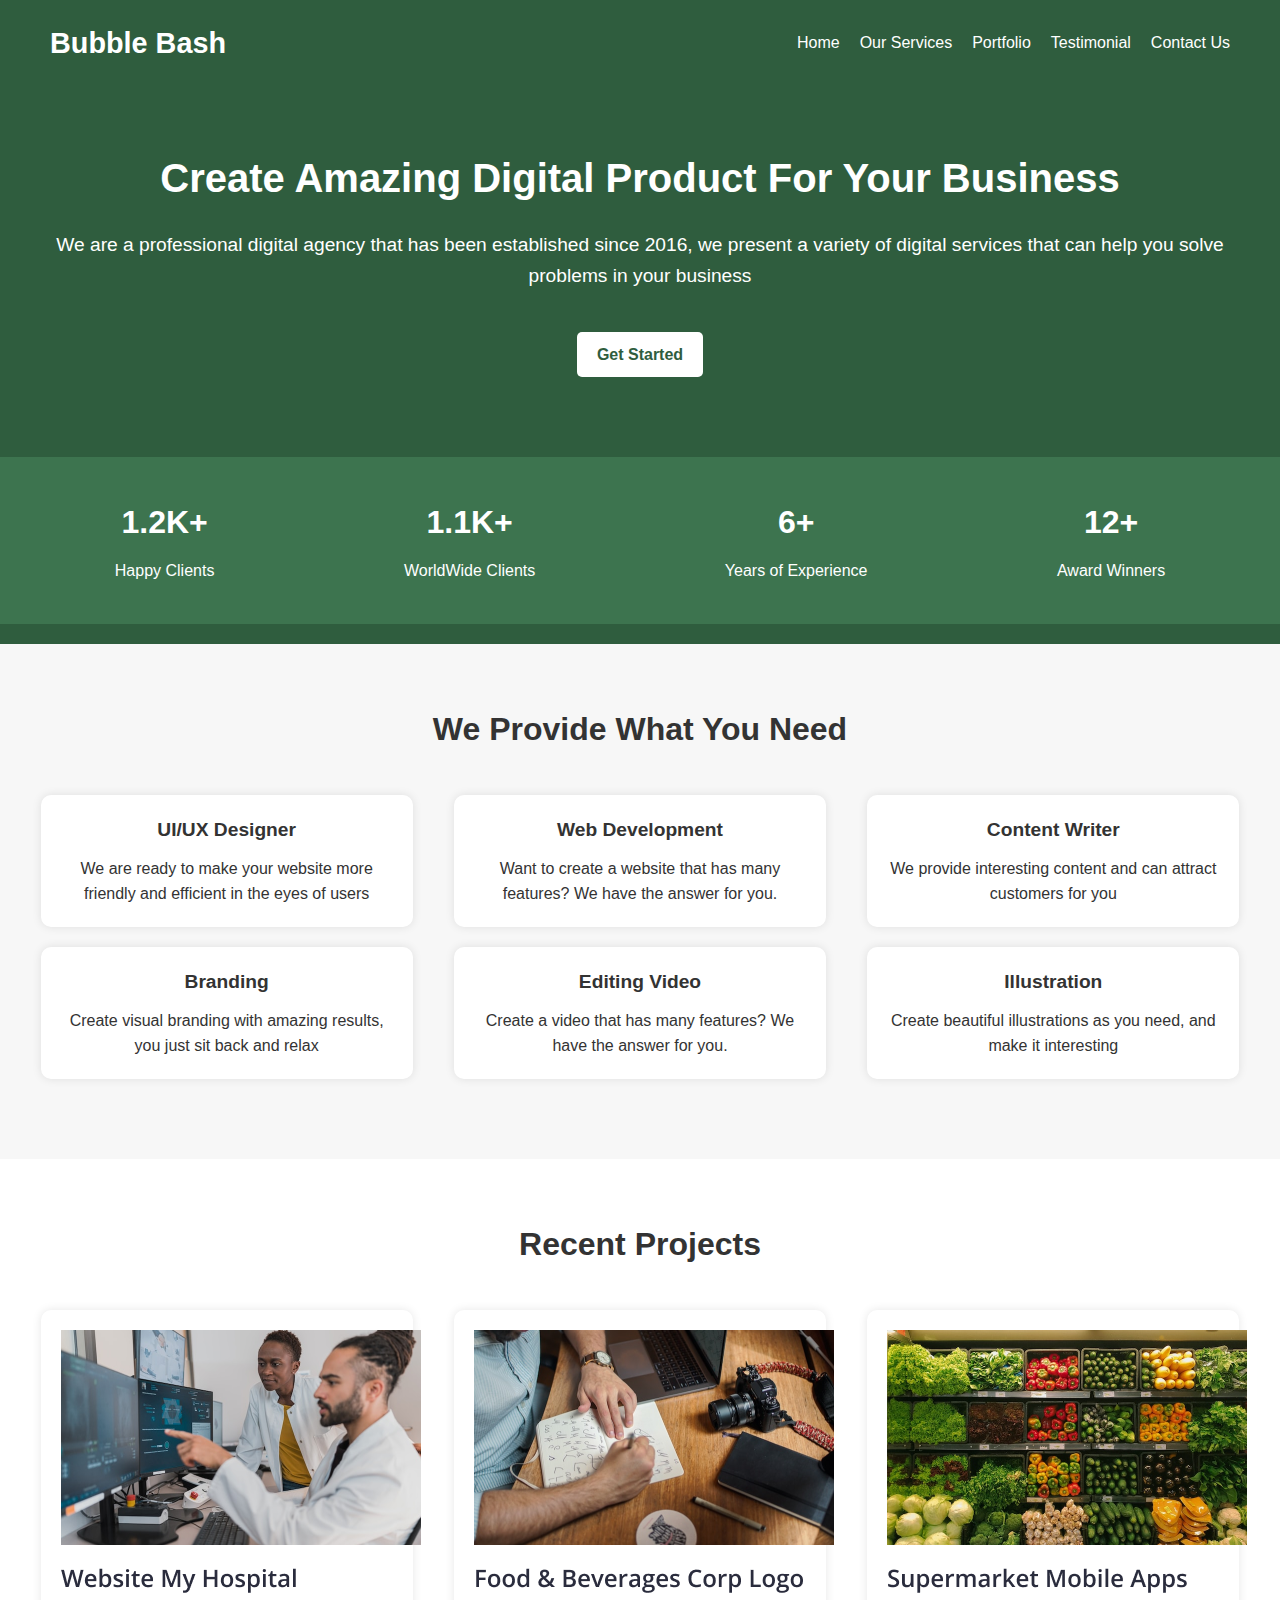
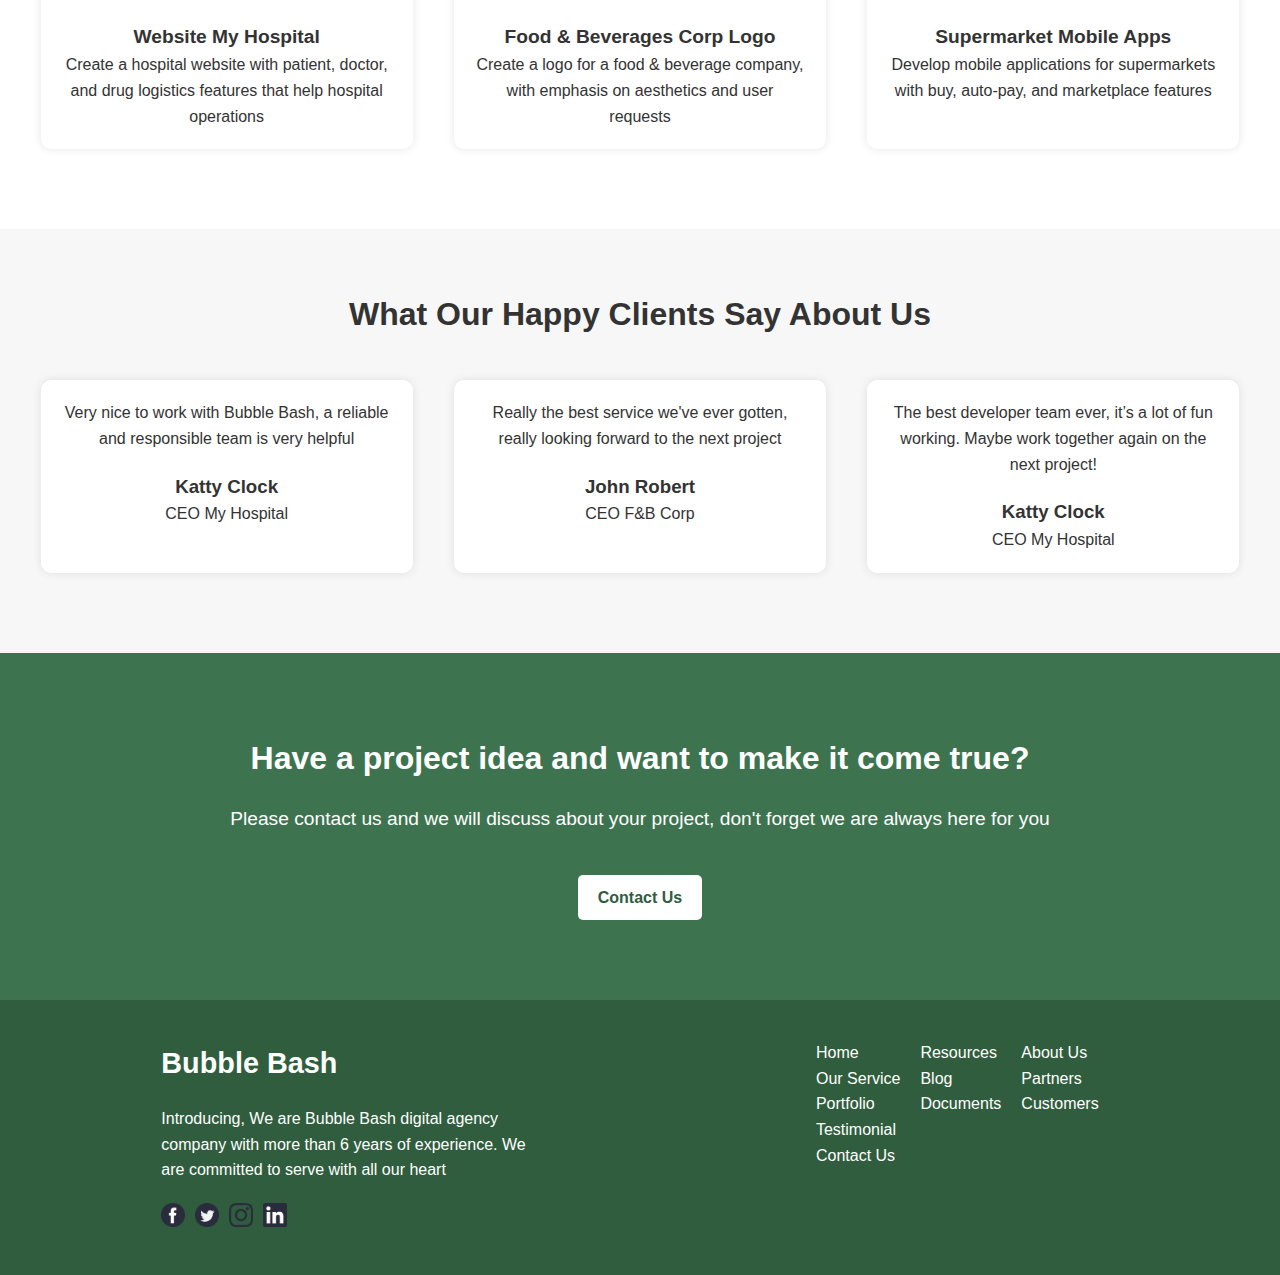
<file: index.html>
<!DOCTYPE html>
<html lang="en">
<head>
    <meta charset="UTF-8">
    <meta name="viewport" content="width=device-width, initial-scale=1.0">
    <title>Sabrina Riyana_XI PPLG 4</title>
    <link rel="stylesheet" href="styles.css">
</head>
<body>
    <!-- Header Section -->
    <header class="header">
        <nav class="navbar">
            <div class="logo">
                <a href="#">Bubble Bash</a>
            </div>
            <ul class="nav-links">
                <li><a href="#">Home</a></li>
                <li><a href="#">Our Services</a></li>
                <li><a href="#">Portfolio</a></li>
                <li><a href="#">Testimonial</a></li>
                <li><a href="#">Contact Us</a></li>
            </ul>
        </nav>
        <div class="hero">
            <h1>Create Amazing Digital Product For Your Business</h1>
            <p>We are a professional digital agency that has been established since 2016, we present a variety of digital services that can help you solve problems in your business</p>
            <a href="#" class="btn-primary">Get Started</a>
        </div>
        <div class="stats">
            <div class="stat-item">
                <h2>1.2K+</h2>
                <p>Happy Clients</p>
            </div>
            <div class="stat-item">
                <h2>1.1K+</h2>
                <p>WorldWide Clients</p>
            </div>
            <div class="stat-item">
                <h2>6+</h2>
                <p>Years of Experience</p>
            </div>
            <div class="stat-item">
                <h2>12+</h2>
                <p>Award Winners</p>
            </div>
        </div>
    </header>

    <!-- Services Section -->
    <section class="services">
        <h2>We Provide What You Need</h2>
        <div class="service-cards">
            <div class="service-card">
                <i class="icon ux-design"></i>
                <h3>UI/UX Designer</h3>
                <p>We are ready to make your website more friendly and efficient in the eyes of users</p>
            </div>
            <div class="service-card">
                <i class="icon web-development"></i>
                <h3>Web Development</h3>
                <p>Want to create a website that has many features? We have the answer for you.</p>
            </div>
            <div class="service-card">
                <i class="icon content-writing"></i>
                <h3>Content Writer</h3>
                <p>We provide interesting content and can attract customers for you</p>
            </div>
            <div class="service-card">
                <i class="icon branding"></i>
                <h3>Branding</h3>
                <p>Create visual branding with amazing results, you just sit back and relax</p>
            </div>
            <div class="service-card">
                <i class="icon editing-video"></i>
                <h3>Editing Video</h3>
                <p>Create a video that has many features? We have the answer for you.</p>
            </div>
            <div class="service-card">
                <i class="icon illustration"></i>
                <h3>Illustration</h3>
                <p>Create beautiful illustrations as you need, and make it interesting</p>
            </div>
        </div>
    </section>

    <!-- Portfolio Section -->
    <section class="portfolio">
        <h2>Recent Projects</h2>
        <div class="projects">
            <div class="project">
                <img src="hospital.png" alt="Website My Hospital">
                <h3>Website My Hospital</h3>
                <p>Create a hospital website with patient, doctor, and drug logistics features that help hospital operations</p>
            </div>
            <div class="project">
                <img src="food.png" alt="Food & Beverages Corp Logo">
                <h3>Food & Beverages Corp Logo</h3>
                <p>Create a logo for a food & beverage company, with emphasis on aesthetics and user requests</p>
            </div>
            <div class="project">
                <img src="supermarket.png" alt="Supermarket Mobile Apps">
                <h3>Supermarket Mobile Apps</h3>
                <p>Develop mobile applications for supermarkets with buy, auto-pay, and marketplace features</p>
            </div>
        </div>
    </section>

    <!-- Testimonials Section -->
    <section class="testimonials">
        <h2>What Our Happy Clients Say About Us</h2>
        <div class="testimonial-cards">
            <div class="testimonial-card">
                <p>Very nice to work with Bubble Bash, a reliable and responsible team is very helpful</p>
                <h3>Katty Clock</h3>
                <span>CEO My Hospital</span>
            </div>
            <div class="testimonial-card">
                <p>Really the best service we've ever gotten, really looking forward to the next project</p>
                <h3>John Robert</h3>
                <span>CEO F&B Corp</span>
            </div>
            <div class="testimonial-card">
                <p>The best developer team ever, it’s a lot of fun working. Maybe work together again on the next project!</p>
                <h3>Katty Clock</h3>
                <span>CEO My Hospital</span>
            </div>
        </div>
    </section>

    <!-- Call to Action Section -->
    <section class="cta">
        <h2>Have a project idea and want to make it come true?</h2>
        <p>Please contact us and we will discuss about your project, don't forget we are always here for you</p>
        <a href="#" class="btn-primary">Contact Us</a>
    </section>

    <!-- Footer Section -->
    <footer class="footer">
        <div class="footer-info">
            <h3>Bubble Bash</h3>
            <p>Introducing, We are Bubble Bash digital agency company with more than 6 years of experience. We are committed to serve with all our heart</p>
            <ul class="social-links">
                <li><a href="#"><img src="facebook logo.png" alt="Facebook"></a></li>
                <li><a href="#"><img src="twitter logo.png" alt="Twitter"></a></li>
                <li><a href="#"><img src="Instagram logo.png" alt="Instagram"></a></li>
                <li><a href="#"><img src="LinkedIn logo.png" alt="LinkedIn"></a></li>
            </ul>
        </div>
        <div class="footer-links">
            <ul>
                <li><a href="#">Home</a></li>
                <li><a href="#">Our Service</a></li>
                <li><a href="#">Portfolio</a></li>
                <li><a href="#">Testimonial</a></li>
                <li><a href="#">Contact Us</a></li>
            </ul>
            <ul>
                <li><a href="#">Resources</a></li>
                <li><a href="#">Blog</a></li>
                <li><a href="#">Documents</a></li>
            </ul>
            <ul>
                <li><a href="#">About Us</a></li>
                <li><a href="#">Partners</a></li>
                <li><a href="#">Customers</a></li>
            </ul>
        </div>
    </footer>
</body>
</html>
</file>
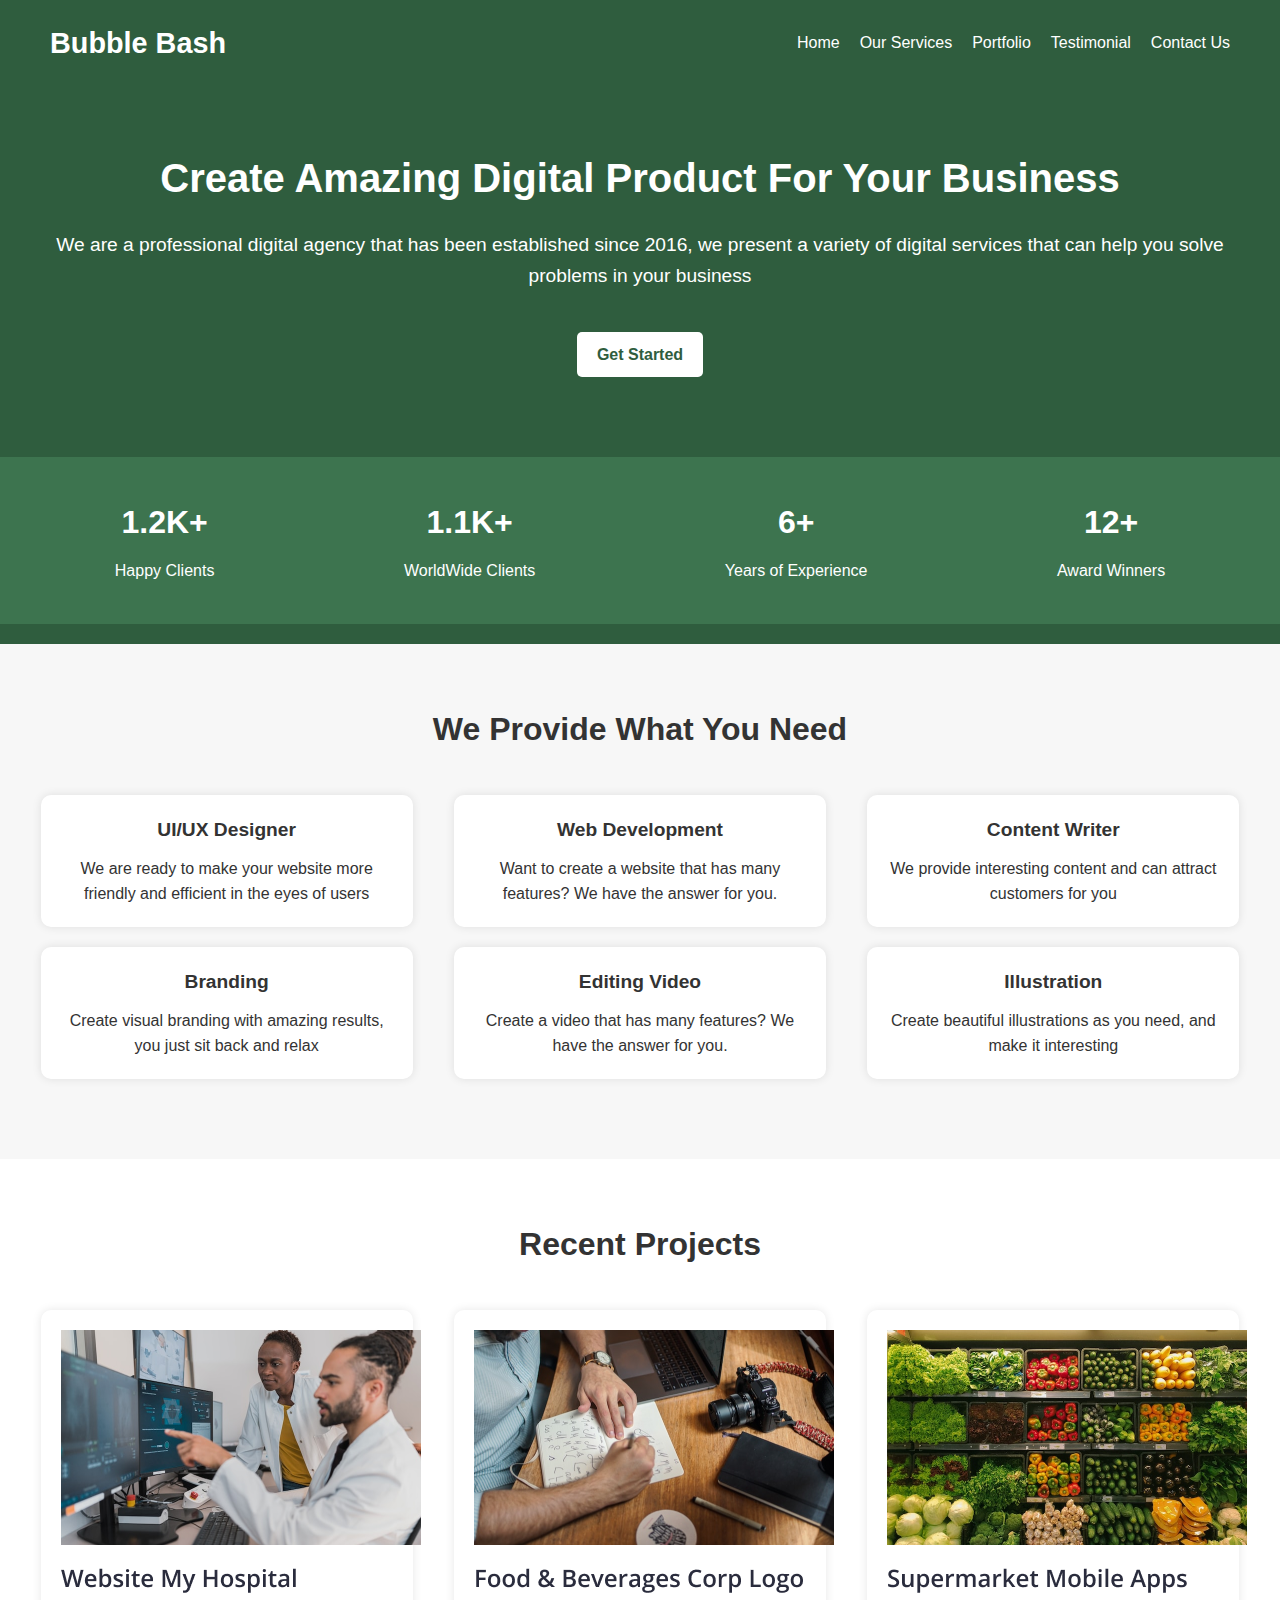
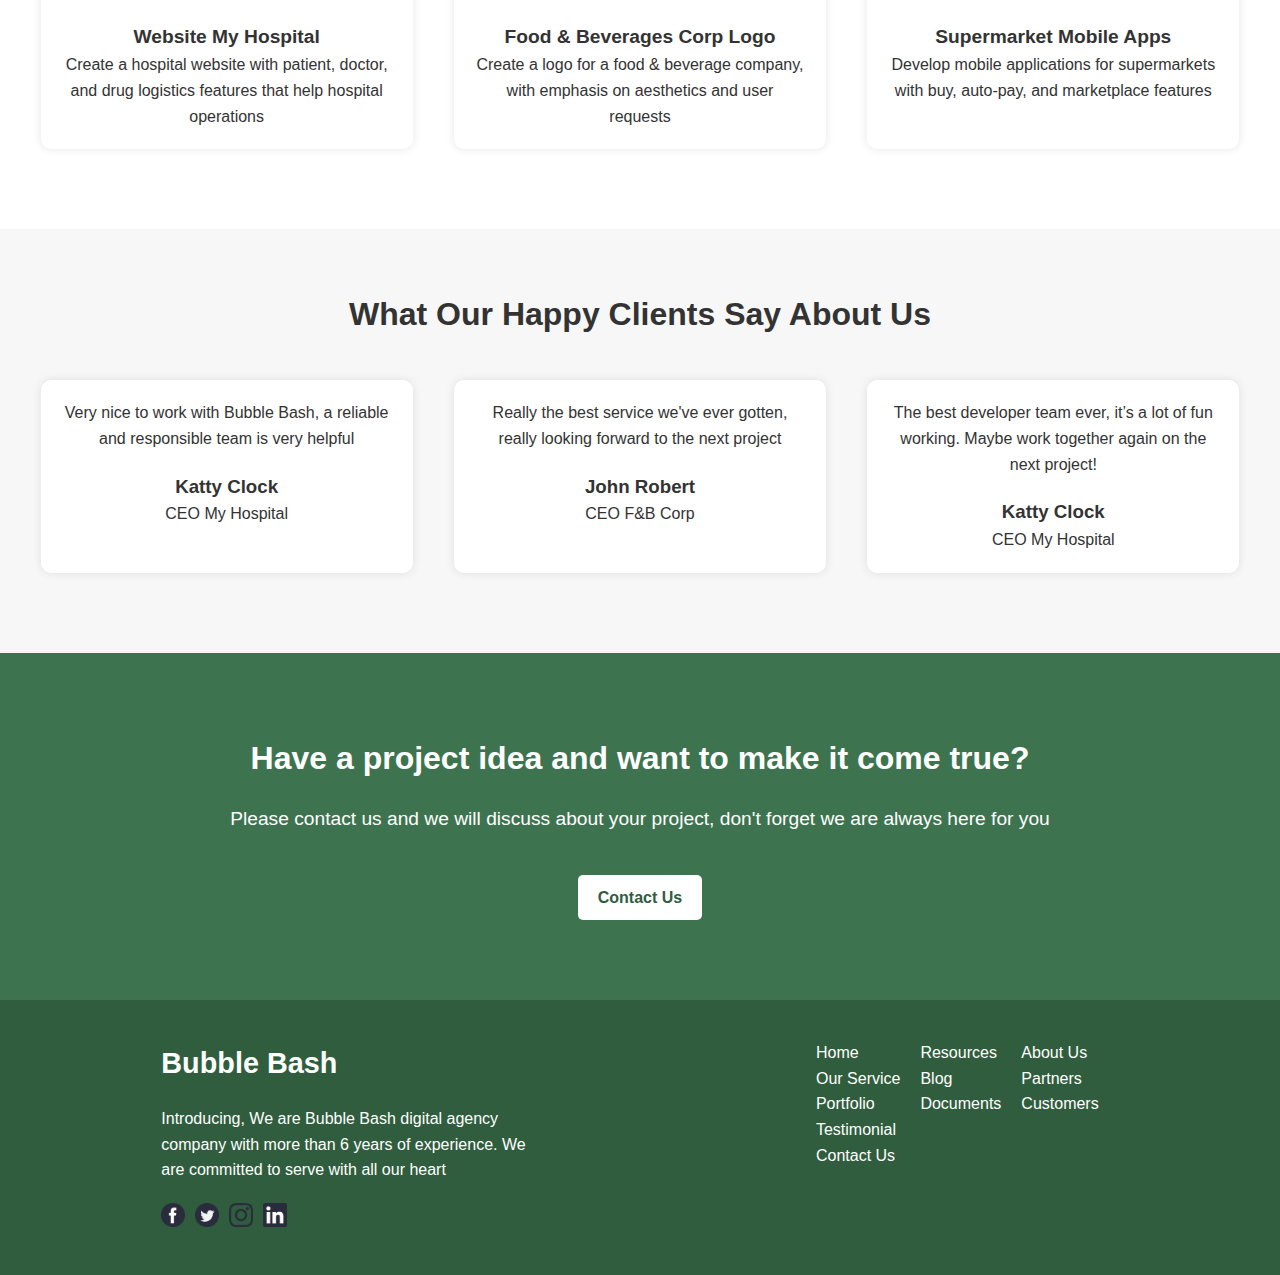
<file: land2.html>
<!DOCTYPE html>
<html lang="en">
<head>
    <meta charset="UTF-8">
    <meta name="viewport" content="width=device-width, initial-scale=1.0">
    <title>Sabrina_25</title>
    <link rel="stylesheet" href="styles.css">
</head>
<body>
    <!-- Header Section -->
    <header class="header">
        <nav class="navbar">
            <div class="logo">
                <a href="#">Bubble Bash</a>
            </div>
            <ul class="nav-links">
                <li><a href="#">Home</a></li>
                <li><a href="#">Our Services</a></li>
                <li><a href="#">Portfolio</a></li>
                <li><a href="#">Testimonial</a></li>
                <li><a href="#">Contact Us</a></li>
            </ul>
        </nav>
        <div class="hero">
            <h1>Create Amazing Digital Product For Your Business</h1>
            <p>We are a professional digital agency that has been established since 2016, we present a variety of digital services that can help you solve problems in your business</p>
            <a href="#" class="btn-primary">Get Started</a>
        </div>
        <div class="stats">
            <div class="stat-item">
                <h2>1.2K+</h2>
                <p>Happy Clients</p>
            </div>
            <div class="stat-item">
                <h2>1.1K+</h2>
                <p>WorldWide Clients</p>
            </div>
            <div class="stat-item">
                <h2>6+</h2>
                <p>Years of Experience</p>
            </div>
            <div class="stat-item">
                <h2>12+</h2>
                <p>Award Winners</p>
            </div>
        </div>
    </header>

    <!-- Services Section -->
    <section class="services">
        <h2>We Provide What You Need</h2>
        <div class="service-cards">
            <div class="service-card">
                <i class="icon ux-design"></i>
                <h3>UI/UX Designer</h3>
                <p>We are ready to make your website more friendly and efficient in the eyes of users</p>
            </div>
            <div class="service-card">
                <i class="icon web-development"></i>
                <h3>Web Development</h3>
                <p>Want to create a website that has many features? We have the answer for you.</p>
            </div>
            <div class="service-card">
                <i class="icon content-writing"></i>
                <h3>Content Writer</h3>
                <p>We provide interesting content and can attract customers for you</p>
            </div>
            <div class="service-card">
                <i class="icon branding"></i>
                <h3>Branding</h3>
                <p>Create visual branding with amazing results, you just sit back and relax</p>
            </div>
            <div class="service-card">
                <i class="icon editing-video"></i>
                <h3>Editing Video</h3>
                <p>Create a video that has many features? We have the answer for you.</p>
            </div>
            <div class="service-card">
                <i class="icon illustration"></i>
                <h3>Illustration</h3>
                <p>Create beautiful illustrations as you need, and make it interesting</p>
            </div>
        </div>
    </section>

    <!-- Portfolio Section -->
    <section class="portfolio">
        <h2>Recent Projects</h2>
        <div class="projects">
            <div class="project">
                <img src="hospital.png" alt="Website My Hospital">
                <h3>Website My Hospital</h3>
                <p>Create a hospital website with patient, doctor, and drug logistics features that help hospital operations</p>
            </div>
            <div class="project">
                <img src="food.png" alt="Food & Beverages Corp Logo">
                <h3>Food & Beverages Corp Logo</h3>
                <p>Create a logo for a food & beverage company, with emphasis on aesthetics and user requests</p>
            </div>
            <div class="project">
                <img src="supermarket.png" alt="Supermarket Mobile Apps">
                <h3>Supermarket Mobile Apps</h3>
                <p>Develop mobile applications for supermarkets with buy, auto-pay, and marketplace features</p>
            </div>
        </div>
    </section>

    <!-- Testimonials Section -->
    <section class="testimonials">
        <h2>What Our Happy Clients Say About Us</h2>
        <div class="testimonial-cards">
            <div class="testimonial-card">
                <p>Very nice to work with Bubble Bash, a reliable and responsible team is very helpful</p>
                <h3>Katty Clock</h3>
                <span>CEO My Hospital</span>
            </div>
            <div class="testimonial-card">
                <p>Really the best service we've ever gotten, really looking forward to the next project</p>
                <h3>John Robert</h3>
                <span>CEO F&B Corp</span>
            </div>
            <div class="testimonial-card">
                <p>The best developer team ever, it’s a lot of fun working. Maybe work together again on the next project!</p>
                <h3>Katty Clock</h3>
                <span>CEO My Hospital</span>
            </div>
        </div>
    </section>

    <!-- Call to Action Section -->
    <section class="cta">
        <h2>Have a project idea and want to make it come true?</h2>
        <p>Please contact us and we will discuss about your project, don't forget we are always here for you</p>
        <a href="#" class="btn-primary">Contact Us</a>
    </section>

    <!-- Footer Section -->
    <footer class="footer">
        <div class="footer-info">
            <h3>Bubble Bash</h3>
            <p>Introducing, We are Bubble Bash digital agency company with more than 6 years of experience. We are committed to serve with all our heart</p>
            <ul class="social-links">
                <li><a href="#"><img src="facebook logo.png" alt="Facebook"></a></li>
                <li><a href="#"><img src="twitter logo.png" alt="Twitter"></a></li>
                <li><a href="#"><img src="Instagram logo.png" alt="Instagram"></a></li>
                <li><a href="#"><img src="LinkedIn logo.png" alt="LinkedIn"></a></li>
            </ul>
        </div>
        <div class="footer-links">
            <ul>
                <li><a href="#">Home</a></li>
                <li><a href="#">Our Service</a></li>
                <li><a href="#">Portfolio</a></li>
                <li><a href="#">Testimonial</a></li>
                <li><a href="#">Contact Us</a></li>
            </ul>
            <ul>
                <li><a href="#">Resources</a></li>
                <li><a href="#">Blog</a></li>
                <li><a href="#">Documents</a></li>
            </ul>
            <ul>
                <li><a href="#">About Us</a></li>
                <li><a href="#">Partners</a></li>
                <li><a href="#">Customers</a></li>
            </ul>
        </div>
    </footer>
</body>
</html>
</file>
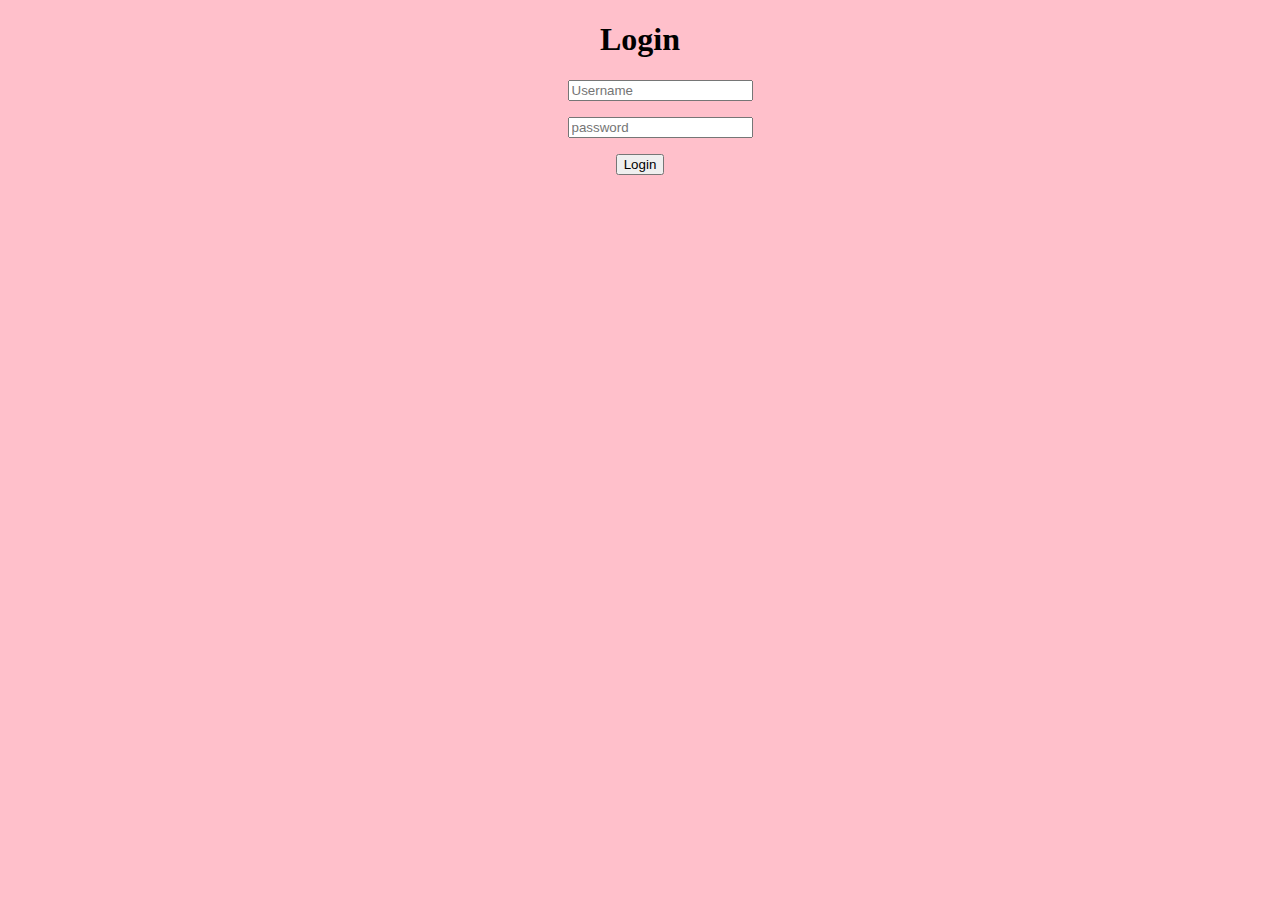
<file: login.html>
<!DOCTYPE html>
<html lang="en">
    <head>
        <meta charset="UTF-8" />
        <meta name="viewport" content="width=device-width, initial-scale=1.8" />
        <title>Login</title>
        <style>
         h1, 
         form {
            text-align: center;
         }
         body {
            background-color: pink;
         }
        </style>
    </head>
    <body>
        <h1>Login</h1>
        <form action="">
            <ul><input type="email" placeholder="Username" id="username"/></ul>
            <ul><input type="password" placeholder="password" id="password"/></ul>
            <input type="button" value="Login" id="tombol"/>
        </form>


        <script>
          const bnTombol = document.querySelector("#tombol");
          const txUsername = document.querySelector("#username");
          const txPassword = document.querySelector("#password");

          bnTombol.addEventListener("click", function (){
            //console.log(tx.Username.value);
            //if(txUsername.value == "halo") {
            //    console.log("Username anda benar");
            //}
            //if(txPassword.value == "12345678") {
            //    console.log("Password anda benar");
            //}
            //if (txUsername.value == "halo" && txPassword.value == "12345678") {
            //    window.location = "index.html";
            //}
            //else{
                //console.log("Username & Password anda salah");
                //alert("User dan Password anda salah. silakan dicek kembali")
            //}
            const emailRegex = /^[^\s@]+@[^\s@]+\.[^\s@]+$/;
                const validEmail = emailRegex.test(txUsername.value);
                const correctEmail = txUsername.value === "sabrina@gmail.com";
                const validPassword = txPassword.value === "12345678";
                
                if (!validEmail) {
                    alert("Username harus berupa email yang valid. Silakan dicek kembali!!");
                } 
                else if (!correctEmail) {
                    alert("Hanya email valid yang diterima. Silakan dicek kembali");
                }
                else if (!validPassword) {
                    alert("Password anda salah. Silakan dicek kembali!!");
                }
                 else {
                    window.location = "index.html"; 
                }

          });
        </script>
    </body>
</html>
</file>
<file: styles.css>
* {
    margin: 0;
    padding: 0;
    box-sizing: border-box;
}

body {
    font-family: Arial, sans-serif;
    line-height: 1.6;
    color: #333;
}

.header {
    background-color: #2f5d3e;
    color: #fff;
    padding: 20px 0;
}

.navbar {
    display: flex;
    justify-content: space-between;
    align-items: center;
    padding: 0 50px;
}

.navbar .logo a {
    font-size: 1.8rem;
    font-weight: bold;
    color: #fff;
    text-decoration: none;
}

.navbar .nav-links {
    list-style: none;
    display: flex;
    gap: 20px;
}

.navbar .nav-links li a {
    color: #fff;
    text-decoration: none;
    font-size: 1rem;
}

.hero {
    text-align: center;
    padding: 80px 20px;
}

.hero h1 {
    font-size: 2.5rem;
    margin-bottom: 20px;
}

.hero p {
    font-size: 1.2rem;
    margin-bottom: 40px;
}

.btn-primary {
    display: inline-block;
    padding: 10px 20px;
    background-color: #fff;
    color: #2f5d3e;
    text-decoration: none;
    font-weight: bold;
    border-radius: 5px;
}

.stats {
    display: flex;
    justify-content: space-around;
    padding: 40px 20px;
    background-color: #3d744f;
    color: #fff;
}

.stat-item {
    text-align: center;
}

.stat-item h2 {
    font-size: 2rem;
    margin-bottom: 10px;
}

.services {
    text-align: center;
    padding: 60px 20px;
    background-color: #f7f7f7;
}

.services h2 {
    font-size: 2rem;
    margin-bottom: 40px;
}

.service-cards {
    display: flex;
    justify-content: space-around;
    flex-wrap: wrap;
}

.service-card {
    background-color: #fff;
    width: 30%;
    margin-bottom: 20px;
    padding: 20px;
    border-radius: 10px;
    box-shadow: 0 0 10px rgba(0, 0, 0, 0.1);
    text-align: center;
}

.service-card h3 {
    margin-bottom: 10px;
    font-size: 1.2rem;
}

.service-card p {
    font-size: 1rem;
}

.portfolio {
    text-align: center;
    padding: 60px 20px;
}

.portfolio h2 {
    font-size: 2rem;
    margin-bottom: 40px;
}

.projects {
    display: flex;
    justify-content: space-around;
    flex-wrap: wrap;
}

.project {
    background-color: #fff;
    width: 30%;
    margin-bottom: 20px;
    padding: 20px;
    border-radius: 10px;
    box-shadow: 0 0 10px rgba(0, 0, 0, 0.1);
    text-align: center;
}

.project h3 {
    margin-top: 20px;
    font-size: 1.2rem;
}

.testimonials {
    text-align: center;
    padding: 60px 20px;
    background-color: #f7f7f7;
}

.testimonials h2 {
    font-size: 2rem;
    margin-bottom: 40px;
}

.testimonial-cards {
    display: flex;
    justify-content: space-around;
    flex-wrap: wrap;
}

.testimonial-card {
    background-color: #fff;
    width: 30%;
    margin-bottom: 20px;
    padding: 20px;
    border-radius: 10px;
    box-shadow: 0 0 10px rgba(0, 0, 0, 0.1);
    text-align: center;
}

.testimonial-card p {
    font-size: 1rem;
    margin-bottom: 20px;
}

.cta {
    text-align: center;
    padding: 80px 20px;
    background-color: #3d744f;
    color: #fff;
}

.cta h2 {
    font-size: 2rem;
    margin-bottom: 20px;
}

.cta p {
    font-size: 1.2rem;
    margin-bottom: 40px;
}

.footer {
    background-color: #2f5d3e;
    color: #fff;
    padding: 40px 20px;
    display: flex;
    justify-content: space-around;
    flex-wrap: wrap;
}

.footer-info {
    max-width: 30%;
}

.footer-info h3 {
    font-size: 1.8rem;
    margin-bottom: 20px;
}

.footer-info p {
    margin-bottom: 20px;
    font-size: 1rem;
}

.social-links {
    list-style: none;
    display: flex;
    gap: 10px;
}

.social-links li a img {
    width: 24px;
    height: 24px;
}

.footer-links {
    display: flex;
    justify-content: space-between;
    flex-wrap: wrap;
}

.footer-links ul {
    list-style: none;
    margin-right: 20px;
}

.footer-links ul li a {
    color: #fff;
    text-decoration: none;
    font-size: 1rem;
}
</file>
